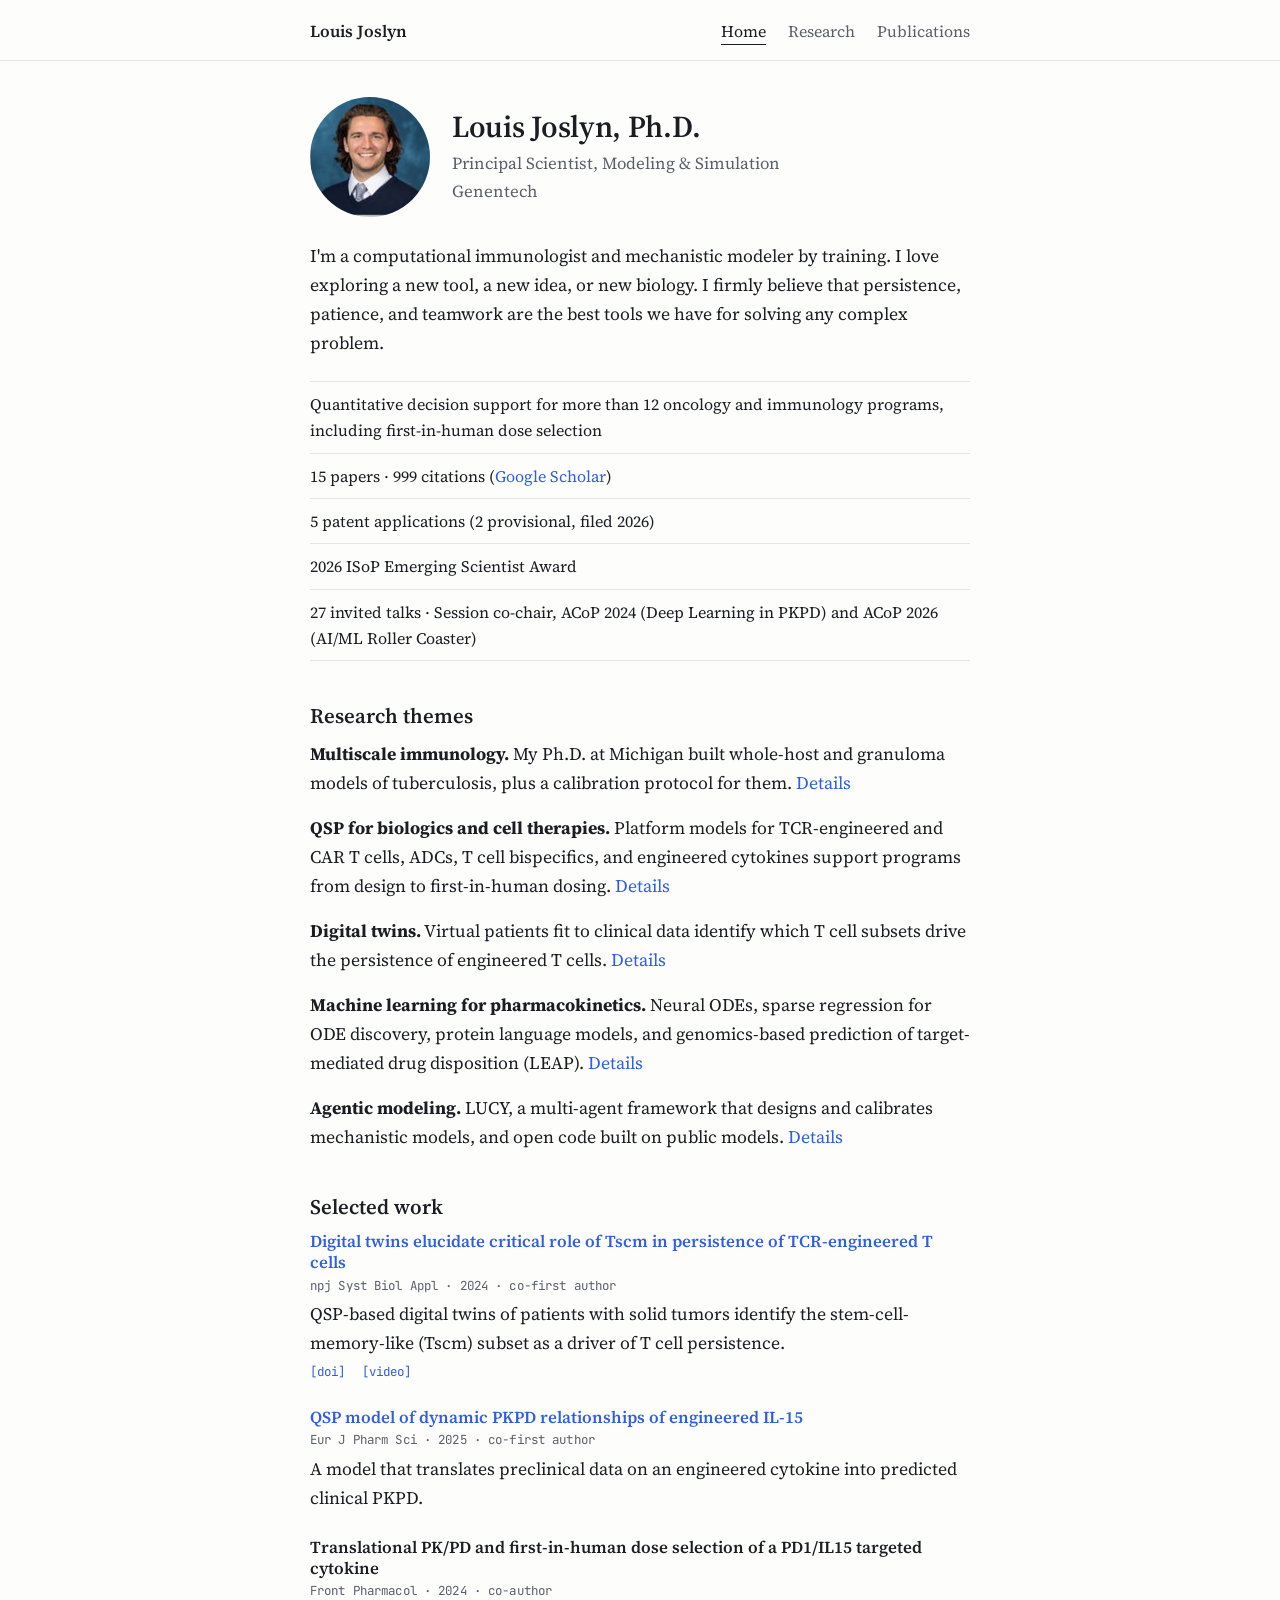
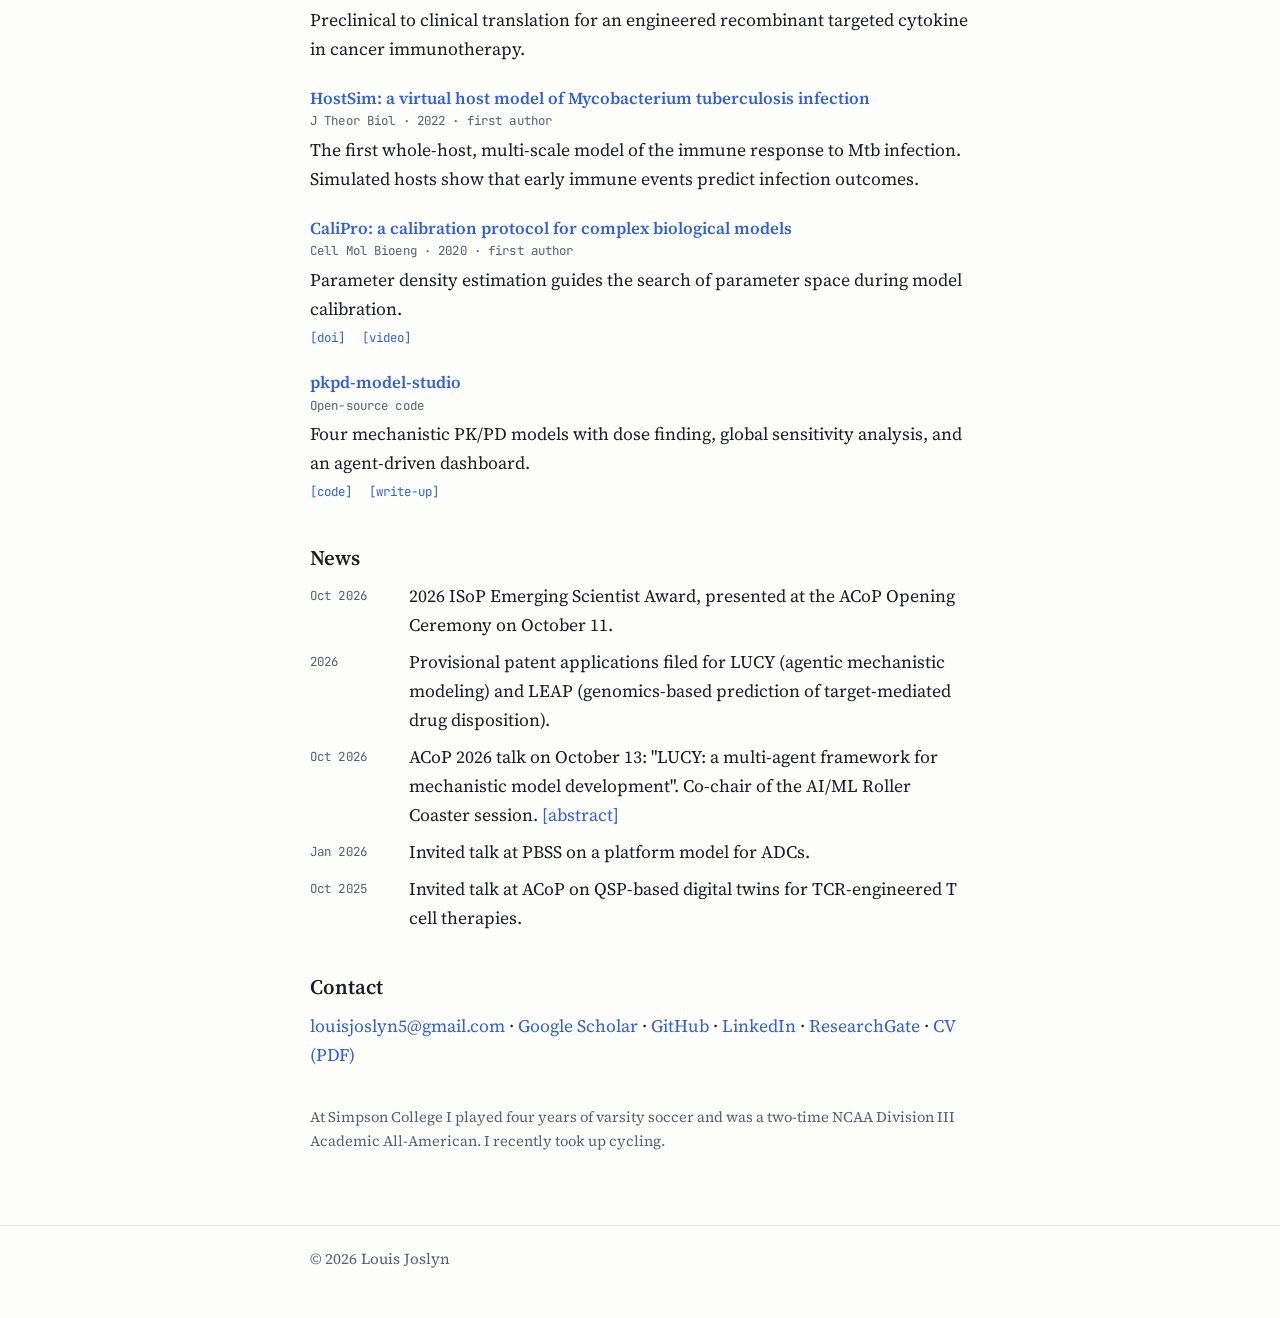
<file: index.html>
<!DOCTYPE html>
<html lang="en">
<head>
<meta charset="UTF-8">
<meta name="viewport" content="width=device-width, initial-scale=1">
<title>Louis Joslyn, Ph.D. | Principal Scientist, Modeling &amp; Simulation</title>
<meta name="description" content="Louis Joslyn is a Principal Scientist in Modeling &amp; Simulation at Genentech. Mechanistic QSP models, digital twins, and agentic AI for drug development.">
<link rel="canonical" href="https://louisjoslyn.com/">
<link rel="icon" href="images/favicon.svg" type="image/svg+xml">
<link rel="icon" href="images/favicon.ico" sizes="any">
<link rel="apple-touch-icon" href="images/apple-touch-icon.png">
<meta property="og:type" content="website">
<meta property="og:title" content="Louis Joslyn, Ph.D. | Principal Scientist, Modeling &amp; Simulation">
<meta property="og:description" content="Mechanistic QSP models, digital twins, and agentic AI for drug development.">
<meta property="og:image" content="https://louisjoslyn.com/images/og-image.png">
<meta property="og:url" content="https://louisjoslyn.com/">
<meta name="twitter:card" content="summary_large_image">
<meta name="twitter:title" content="Louis Joslyn, Ph.D. | Principal Scientist, Modeling &amp; Simulation">
<meta name="twitter:description" content="Mechanistic QSP models, digital twins, and agentic AI for drug development.">
<meta name="twitter:image" content="https://louisjoslyn.com/images/og-image.png">
<link rel="preconnect" href="https://fonts.googleapis.com">
<link rel="preconnect" href="https://fonts.gstatic.com" crossorigin>
<link href="https://fonts.googleapis.com/css2?family=Source+Serif+4:ital,opsz,wght@0,8..60,400;0,8..60,600;0,8..60,700;1,8..60,400&amp;family=JetBrains+Mono:wght@400;500&amp;display=swap" rel="stylesheet">
<link rel="stylesheet" href="css/site.css">
<script type="application/ld+json">
{
  "@context": "https://schema.org",
  "@type": "Person",
  "name": "Louis Joslyn",
  "honorificSuffix": "Ph.D.",
  "url": "https://louisjoslyn.com/",
  "image": "https://louisjoslyn.com/images/louis-headshot.jpg",
  "jobTitle": "Principal Scientist, Modeling & Simulation",
  "worksFor": {"@type": "Organization", "name": "Genentech"},
  "alumniOf": [
    {"@type": "CollegeOrUniversity", "name": "University of Michigan"},
    {"@type": "CollegeOrUniversity", "name": "Simpson College"}
  ],
  "sameAs": [
    "https://scholar.google.com/citations?user=Fk8C2fcAAAAJ",
    "https://github.com/LouisJoslyn",
    "https://www.linkedin.com/in/louis-joslyn",
    "https://www.researchgate.net/profile/Louis-Joslyn"
  ]
}
</script>
</head>
<body>
<a class="skip" href="#main">Skip to content</a>
<header class="site-header">
  <div class="wrap">
    <a class="brand" href="index.html">Louis Joslyn</a>
    <nav class="site-nav" aria-label="Primary">
      <a href="index.html" aria-current="page">Home</a>
      <a href="research.html">Research</a>
      <a href="publications.html">Publications</a>
    </nav>
  </div>
</header>

<main id="main">
<div class="wrap">

  <div class="identity">
    <img src="images/louis-headshot.jpg" alt="Portrait of Louis Joslyn" width="120" height="120">
    <div>
      <h1>Louis Joslyn, Ph.D.</h1>
      <p class="role">Principal Scientist, Modeling &amp; Simulation<br>Genentech</p>
    </div>
  </div>

  <p>I'm a computational immunologist and mechanistic modeler by training. I love exploring a new tool, a new idea, or new biology. I firmly believe that persistence, patience, and teamwork are the best tools we have for solving any complex problem.</p>

  <ul class="facts" aria-label="Summary">
    <li>Quantitative decision support for more than 12 oncology and immunology programs, including first-in-human dose selection</li>
    <li>15 papers · <!--cit-->999<!--/cit--> citations (<a href="https://scholar.google.com/citations?user=Fk8C2fcAAAAJ&amp;hl=en">Google Scholar</a>)</li>
    <li>5 patent applications (2 provisional, filed 2026)</li>
    <li>2026 ISoP Emerging Scientist Award</li>
    <li>27 invited talks · Session co-chair, ACoP 2024 (Deep Learning in PKPD) and ACoP 2026 (AI/ML Roller Coaster)</li>
  </ul>

  <h2 id="themes">Research themes</h2>
  <p><b>Multiscale immunology.</b> My Ph.D. at Michigan built whole-host and granuloma models of tuberculosis, plus a calibration protocol for them. <a href="research.html#immunology">Details</a></p>
  <p><b>QSP for biologics and cell therapies.</b> Platform models for TCR-engineered and CAR T cells, ADCs, T cell bispecifics, and engineered cytokines support programs from design to first-in-human dosing. <a href="research.html#qsp">Details</a></p>
  <p><b>Digital twins.</b> Virtual patients fit to clinical data identify which T cell subsets drive the persistence of engineered T cells. <a href="research.html#twins">Details</a></p>
  <p><b>Machine learning for pharmacokinetics.</b> Neural ODEs, sparse regression for ODE discovery, protein language models, and genomics-based prediction of target-mediated drug disposition (LEAP). <a href="research.html#ml">Details</a></p>
  <p><b>Agentic modeling.</b> LUCY, a multi-agent framework that designs and calibrates mechanistic models, and open code built on public models. <a href="research.html#agentic">Details</a></p>

  <h2>Selected work</h2>
  <div class="entry">
    <h3><a href="https://www.nature.com/articles/s41540-024-00335-7">Digital twins elucidate critical role of Tscm in persistence of TCR-engineered T cells</a></h3>
    <div class="meta">npj Syst Biol Appl · 2024 · co-first author</div>
    <p>QSP-based digital twins of patients with solid tumors identify the stem-cell-memory-like (Tscm) subset as a driver of T cell persistence.</p>
    <div class="links"><a href="https://doi.org/10.1038/s41540-024-00335-7">[doi]</a> <a href="https://www.youtube.com/shorts/UbWUT-AejZY">[video]</a></div>
  </div>
  <div class="entry">
    <h3><a href="https://www.sciencedirect.com/science/article/pii/S092809872500301X">QSP model of dynamic PKPD relationships of engineered IL-15</a></h3>
    <div class="meta">Eur J Pharm Sci · 2025 · co-first author</div>
    <p>A model that translates preclinical data on an engineered cytokine into predicted clinical PKPD.</p>
  </div>
  <div class="entry">
    <h3>Translational PK/PD and first-in-human dose selection of a PD1/IL15 targeted cytokine</h3>
    <div class="meta">Front Pharmacol · 2024 · co-author</div>
    <p>Preclinical to clinical translation for an engineered recombinant targeted cytokine in cancer immunotherapy.</p>
  </div>
  <div class="entry">
    <h3><a href="https://pmc.ncbi.nlm.nih.gov/articles/PMC9169921/">HostSim: a virtual host model of Mycobacterium tuberculosis infection</a></h3>
    <div class="meta">J Theor Biol · 2022 · first author</div>
    <p>The first whole-host, multi-scale model of the immune response to Mtb infection. Simulated hosts show that early immune events predict infection outcomes.</p>
  </div>
  <div class="entry">
    <h3><a href="https://doi.org/10.1007/s12195-020-00650-z">CaliPro: a calibration protocol for complex biological models</a></h3>
    <div class="meta">Cell Mol Bioeng · 2020 · first author</div>
    <p>Parameter density estimation guides the search of parameter space during model calibration.</p>
    <div class="links"><a href="https://doi.org/10.1007/s12195-020-00650-z">[doi]</a> <a href="https://www.youtube.com/watch?v=anOs7Vy8Kew">[video]</a></div>
  </div>
  <div class="entry">
    <h3><a href="https://github.com/LouisJoslyn/pkpd-model-studio">pkpd-model-studio</a></h3>
    <div class="meta">Open-source code</div>
    <p>Four mechanistic PK/PD models with dose finding, global sensitivity analysis, and an agent-driven dashboard.</p>
    <div class="links"><a href="https://github.com/LouisJoslyn/pkpd-model-studio">[code]</a> <a href="research.html#agentic">[write-up]</a></div>
  </div>

  <h2>News</h2>
  <ul class="news">
    <li><span class="meta">Oct 2026</span><span>2026 ISoP Emerging Scientist Award, presented at the ACoP Opening Ceremony on October 11.</span></li>
    <li><span class="meta">2026</span><span>Provisional patent applications filed for LUCY (agentic mechanistic modeling) and LEAP (genomics-based prediction of target-mediated drug disposition).</span></li>
    <li><span class="meta">Oct 2026</span><span>ACoP 2026 talk on October 13: "LUCY: a multi-agent framework for mechanistic model development". Co-chair of the AI/ML Roller Coaster session. <a href="https://acop2026.eventscribe.net/fsPopup.asp?efp=SkhTQlZDVkcyMjQ4NQ&amp;PresentationID=1819393&amp;rnd=0.2076273&amp;mode=sessionInfo">[abstract]</a></span></li>
    <li><span class="meta">Jan 2026</span><span>Invited talk at PBSS on a platform model for ADCs.</span></li>
    <li><span class="meta">Oct 2025</span><span>Invited talk at ACoP on QSP-based digital twins for TCR-engineered T cell therapies.</span></li>
  </ul>

  <h2 id="contact">Contact</h2>
  <p><a href="mailto:louisjoslyn5@gmail.com">louisjoslyn5@gmail.com</a>
    · <a href="https://scholar.google.com/citations?user=Fk8C2fcAAAAJ&amp;hl=en">Google Scholar</a>
    · <a href="https://github.com/LouisJoslyn">GitHub</a>
    · <a href="https://www.linkedin.com/in/louis-joslyn">LinkedIn</a>
    · <a href="https://www.researchgate.net/profile/Louis-Joslyn">ResearchGate</a>
    · <a href="cv/Louis_Joslyn_CV.pdf">CV (PDF)</a></p>
  

  <p class="note" style="margin-top:2.2rem;">At Simpson College I played four years of varsity soccer and was a two-time NCAA Division III Academic All-American. I recently took up cycling.</p>
</div>
</main>

<footer class="site-footer">
  <div class="wrap">
    <p>© 2026 Louis Joslyn</p>

  </div>
</footer>
</body>
</html>
</file>
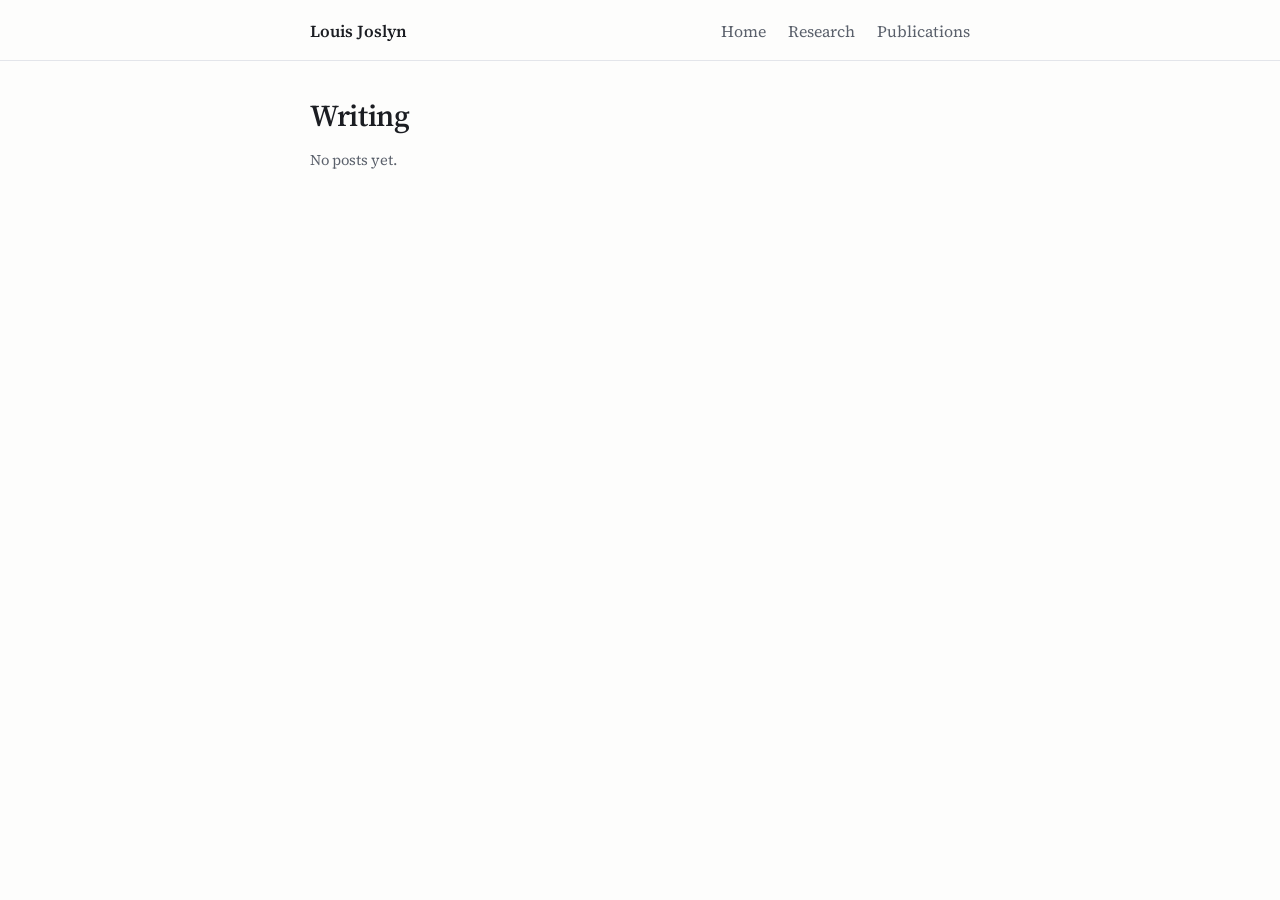
<file: blog.html>
<!DOCTYPE html>
<html lang="en">
<head>
<meta charset="UTF-8">
<meta name="viewport" content="width=device-width, initial-scale=1">
<meta name="robots" content="noindex">
<title>Writing | Louis Joslyn</title>
<link rel="icon" href="images/favicon.svg" type="image/svg+xml">
<link rel="preconnect" href="https://fonts.googleapis.com">
<link rel="preconnect" href="https://fonts.gstatic.com" crossorigin>
<link href="https://fonts.googleapis.com/css2?family=Source+Serif+4:ital,opsz,wght@0,8..60,400;0,8..60,600;0,8..60,700;1,8..60,400&amp;family=JetBrains+Mono:wght@400;500&amp;display=swap" rel="stylesheet">
<link rel="stylesheet" href="css/site.css">
</head>
<body>
<header class="site-header">
  <div class="wrap">
    <a class="brand" href="index.html">Louis Joslyn</a>
    <nav class="site-nav" aria-label="Primary">
      <a href="index.html">Home</a>
      <a href="research.html">Research</a>
      <a href="publications.html">Publications</a>
    </nav>
  </div>
</header>
<main id="main">
<div class="wrap">
  <h1>Writing</h1>
  <!-- Keep this page unlinked and noindex until the first post exists (plan section 7, Phase 4).
       Suggested first post: "What an LLM agent gets wrong when calibrating a QSP model", using pkpd-model-studio and public models only. -->
  <p class="note" style="margin-top:0.8rem;">No posts yet.</p>
</div>
</main>
</body>
</html>
</file>
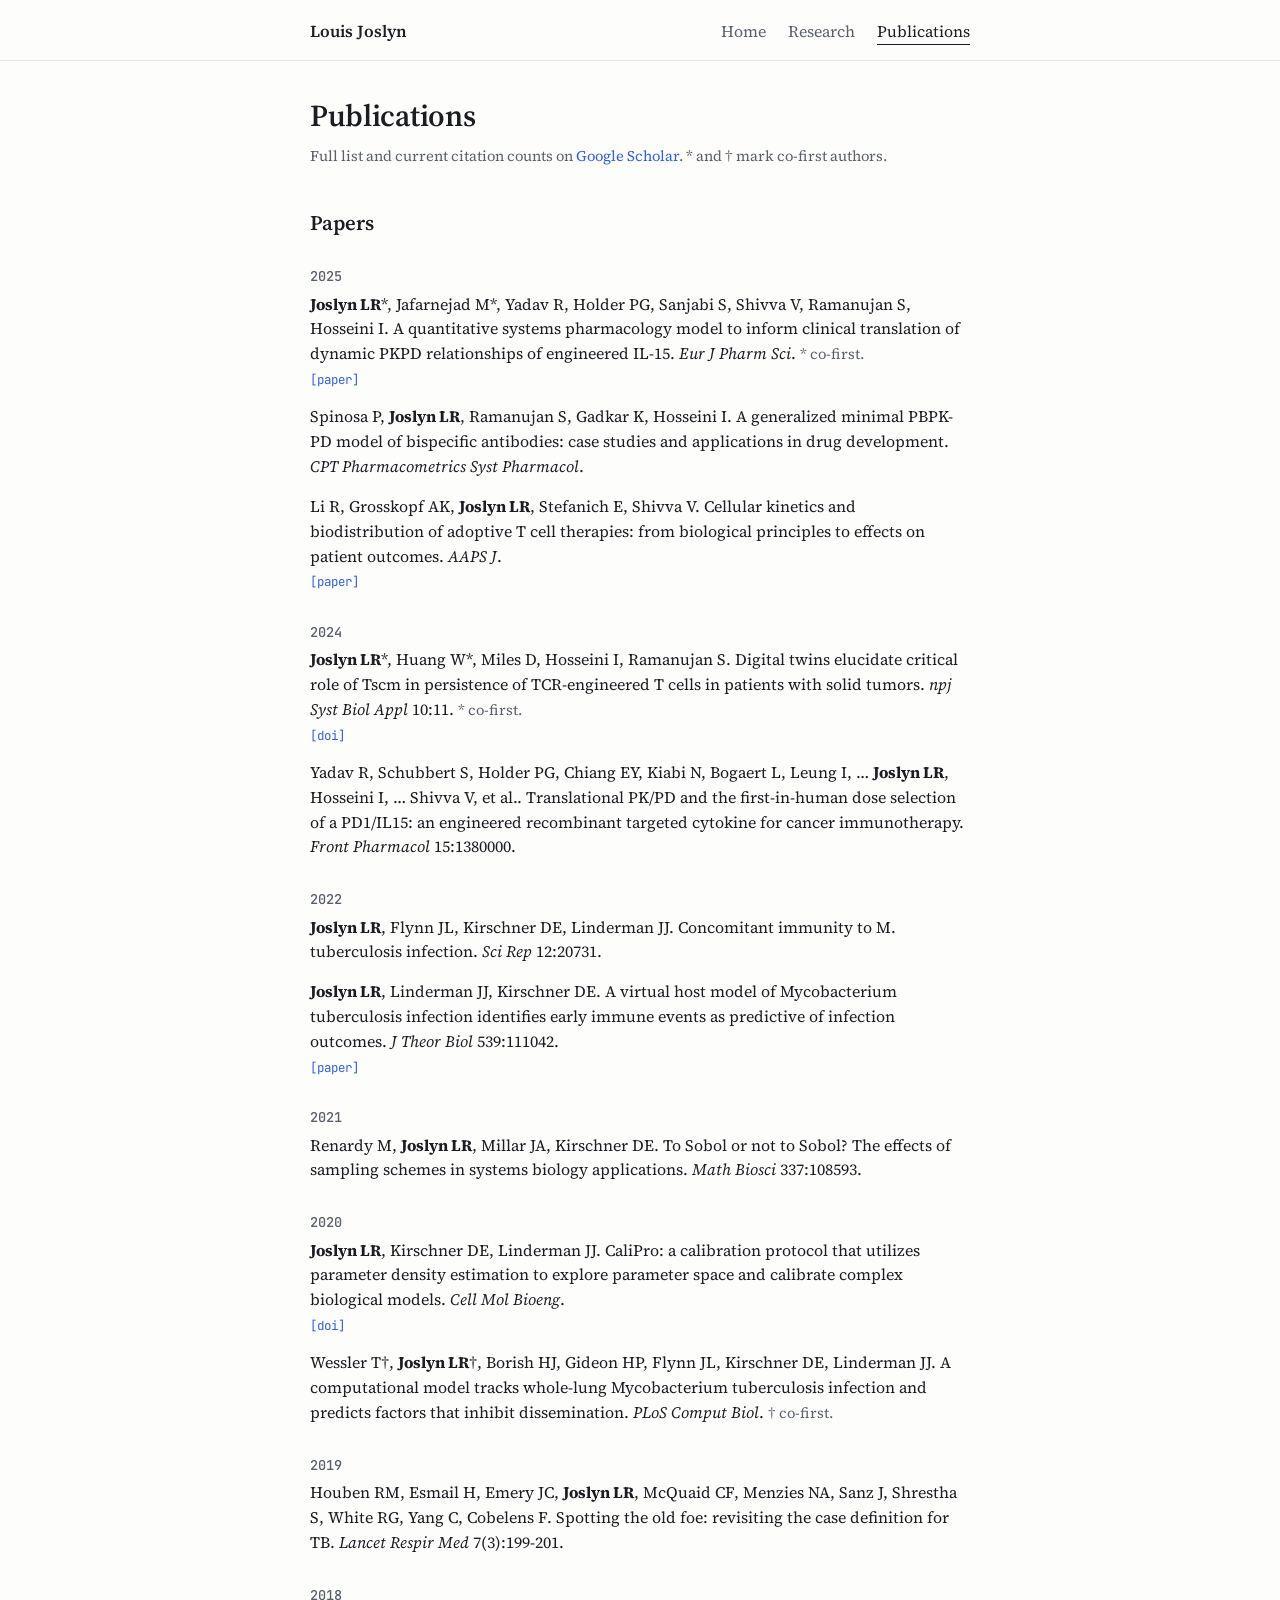
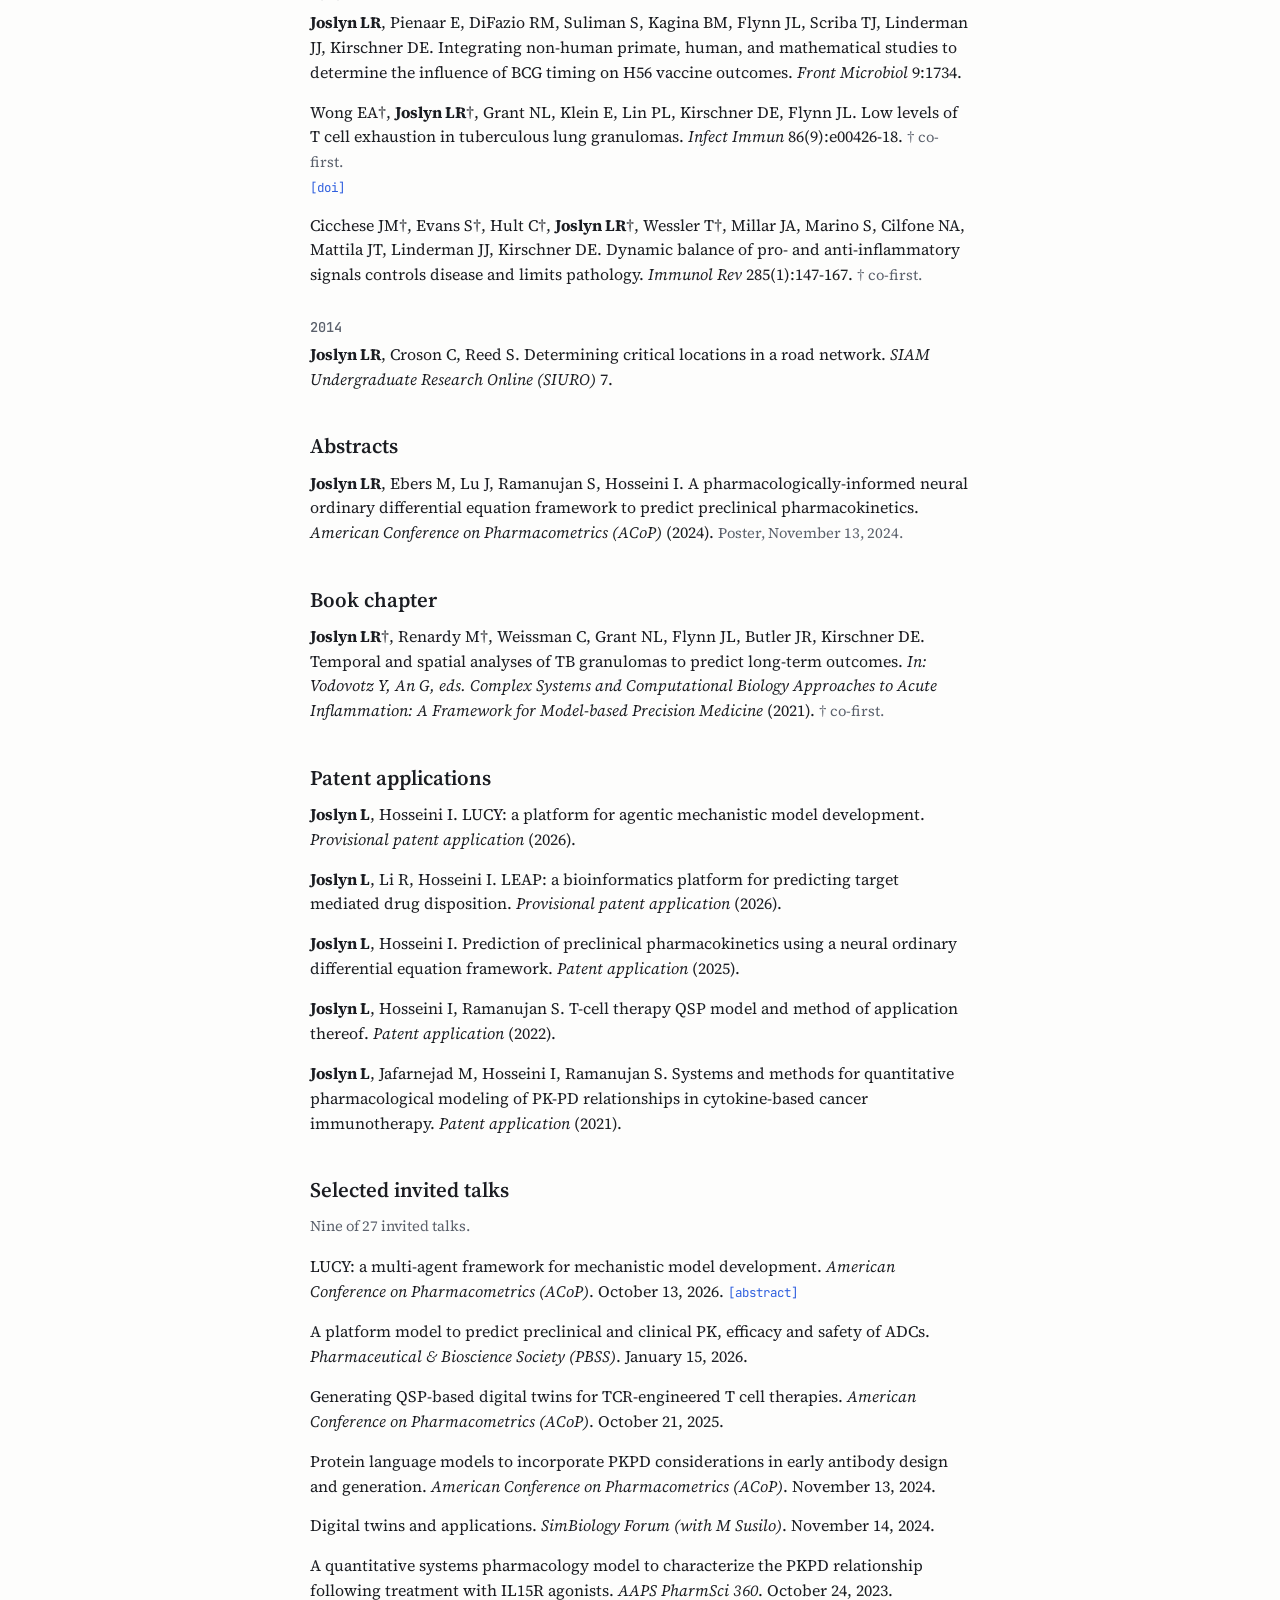
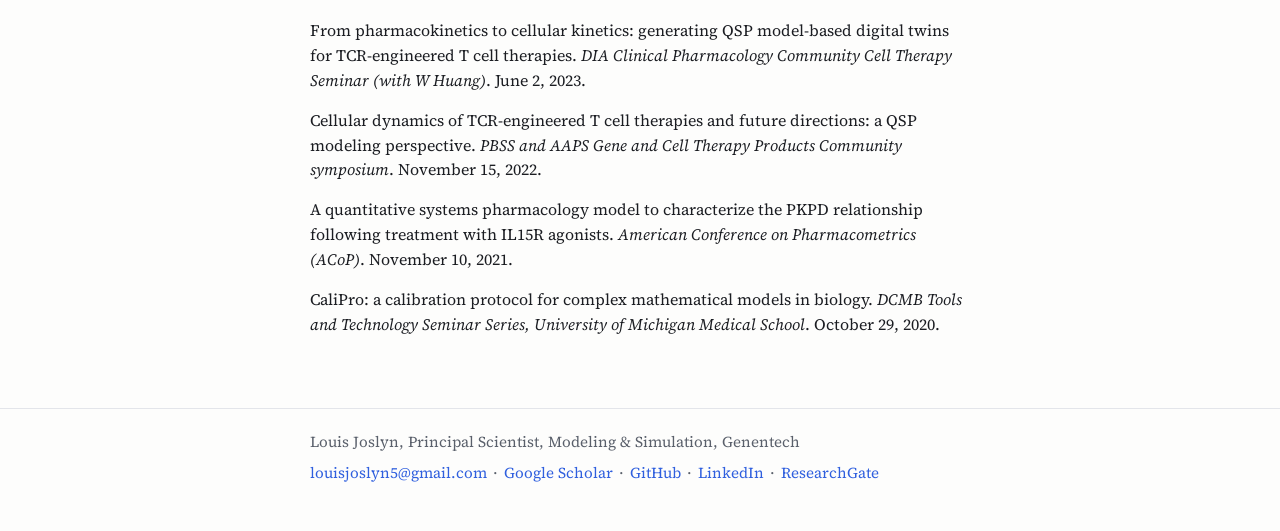
<file: publications.html>
<!DOCTYPE html>
<html lang="en">
<head>
<meta charset="UTF-8">
<meta name="viewport" content="width=device-width, initial-scale=1">
<title>Publications | Louis Joslyn</title>
<meta name="description" content="Papers, patent applications, a book chapter and selected invited talks by Louis Joslyn, Principal Scientist at Genentech.">
<link rel="canonical" href="https://louisjoslyn.com/publications">
<link rel="icon" href="images/favicon.svg" type="image/svg+xml">
<link rel="icon" href="images/favicon.ico" sizes="any">
<link rel="apple-touch-icon" href="images/apple-touch-icon.png">
<meta property="og:type" content="website">
<meta property="og:title" content="Publications | Louis Joslyn">
<meta property="og:description" content="Papers, patent applications, a book chapter and selected invited talks.">
<meta property="og:image" content="https://louisjoslyn.com/images/og-image.png">
<meta property="og:url" content="https://louisjoslyn.com/publications">
<meta name="twitter:card" content="summary_large_image">
<link rel="preconnect" href="https://fonts.googleapis.com">
<link rel="preconnect" href="https://fonts.gstatic.com" crossorigin>
<link href="https://fonts.googleapis.com/css2?family=Source+Serif+4:ital,opsz,wght@0,8..60,400;0,8..60,600;0,8..60,700;1,8..60,400&amp;family=JetBrains+Mono:wght@400;500&amp;display=swap" rel="stylesheet">
<link rel="stylesheet" href="css/site.css">
</head>
<body>
<a class="skip" href="#main">Skip to content</a>
<header class="site-header">
  <div class="wrap">
    <a class="brand" href="index.html">Louis Joslyn</a>
    <nav class="site-nav" aria-label="Primary">
      <a href="index.html">Home</a>
      <a href="research.html">Research</a>
      <a href="publications.html" aria-current="page">Publications</a>
    </nav>
  </div>
</header>

<main id="main">
<div class="wrap">
  <h1>Publications</h1>
  <!-- Generated from data/publications.json by tools/build_publications.py. Edit the JSON, not this file. -->
  <p class="note" style="margin-top:0.6rem;">Full list and current citation counts on <a href="https://scholar.google.com/citations?user=Fk8C2fcAAAAJ&amp;hl=en">Google Scholar</a>. * and † mark co-first authors.</p>

  <h2 id="papers">Papers</h2>
  <h3 class="pub-year">2025</h3>
<ul class="pubs">
<li class="pub"><span class="authors"><b>Joslyn LR</b>*, Jafarnejad M*, Yadav R, Holder PG, Sanjabi S, Shivva V, Ramanujan S, Hosseini I.</span> A quantitative systems pharmacology model to inform clinical translation of dynamic PKPD relationships of engineered IL-15. <em>Eur J Pharm Sci</em>. <span class="note">* co-first.</span><div class="links"><a href="https://www.sciencedirect.com/science/article/pii/S092809872500301X">[paper]</a></div></li>
<li class="pub"><span class="authors">Spinosa P, <b>Joslyn LR</b>, Ramanujan S, Gadkar K, Hosseini I.</span> A generalized minimal PBPK-PD model of bispecific antibodies: case studies and applications in drug development. <em>CPT Pharmacometrics Syst Pharmacol</em>.</li>
<li class="pub"><span class="authors">Li R, Grosskopf AK, <b>Joslyn LR</b>, Stefanich E, Shivva V.</span> Cellular kinetics and biodistribution of adoptive T cell therapies: from biological principles to effects on patient outcomes. <em>AAPS J</em>.<div class="links"><a href="https://link.springer.com/article/10.1208/s12248-025-01017-w">[paper]</a></div></li>
</ul>
<h3 class="pub-year">2024</h3>
<ul class="pubs">
<li class="pub"><span class="authors"><b>Joslyn LR</b>*, Huang W*, Miles D, Hosseini I, Ramanujan S.</span> Digital twins elucidate critical role of Tscm in persistence of TCR-engineered T cells in patients with solid tumors. <em>npj Syst Biol Appl</em> 10:11. <span class="note">* co-first.</span><div class="links"><a href="https://doi.org/10.1038/s41540-024-00335-7">[doi]</a></div></li>
<li class="pub"><span class="authors">Yadav R, Schubbert S, Holder PG, Chiang EY, Kiabi N, Bogaert L, Leung I, … <b>Joslyn LR</b>, Hosseini I, … Shivva V, et al..</span> Translational PK/PD and the first-in-human dose selection of a PD1/IL15: an engineered recombinant targeted cytokine for cancer immunotherapy. <em>Front Pharmacol</em> 15:1380000.</li>
</ul>
<h3 class="pub-year">2022</h3>
<ul class="pubs">
<li class="pub"><span class="authors"><b>Joslyn LR</b>, Flynn JL, Kirschner DE, Linderman JJ.</span> Concomitant immunity to M. tuberculosis infection. <em>Sci Rep</em> 12:20731.</li>
<li class="pub"><span class="authors"><b>Joslyn LR</b>, Linderman JJ, Kirschner DE.</span> A virtual host model of Mycobacterium tuberculosis infection identifies early immune events as predictive of infection outcomes. <em>J Theor Biol</em> 539:111042.<div class="links"><a href="https://pmc.ncbi.nlm.nih.gov/articles/PMC9169921/">[paper]</a></div></li>
</ul>
<h3 class="pub-year">2021</h3>
<ul class="pubs">
<li class="pub"><span class="authors">Renardy M, <b>Joslyn LR</b>, Millar JA, Kirschner DE.</span> To Sobol or not to Sobol? The effects of sampling schemes in systems biology applications. <em>Math Biosci</em> 337:108593.</li>
</ul>
<h3 class="pub-year">2020</h3>
<ul class="pubs">
<li class="pub"><span class="authors"><b>Joslyn LR</b>, Kirschner DE, Linderman JJ.</span> CaliPro: a calibration protocol that utilizes parameter density estimation to explore parameter space and calibrate complex biological models. <em>Cell Mol Bioeng</em>.<div class="links"><a href="https://doi.org/10.1007/s12195-020-00650-z">[doi]</a></div></li>
<li class="pub"><span class="authors">Wessler T†, <b>Joslyn LR</b>†, Borish HJ, Gideon HP, Flynn JL, Kirschner DE, Linderman JJ.</span> A computational model tracks whole-lung Mycobacterium tuberculosis infection and predicts factors that inhibit dissemination. <em>PLoS Comput Biol</em>. <span class="note">† co-first.</span></li>
</ul>
<h3 class="pub-year">2019</h3>
<ul class="pubs">
<li class="pub"><span class="authors">Houben RM, Esmail H, Emery JC, <b>Joslyn LR</b>, McQuaid CF, Menzies NA, Sanz J, Shrestha S, White RG, Yang C, Cobelens F.</span> Spotting the old foe: revisiting the case definition for TB. <em>Lancet Respir Med</em> 7(3):199-201.</li>
</ul>
<h3 class="pub-year">2018</h3>
<ul class="pubs">
<li class="pub"><span class="authors"><b>Joslyn LR</b>, Pienaar E, DiFazio RM, Suliman S, Kagina BM, Flynn JL, Scriba TJ, Linderman JJ, Kirschner DE.</span> Integrating non-human primate, human, and mathematical studies to determine the influence of BCG timing on H56 vaccine outcomes. <em>Front Microbiol</em> 9:1734.</li>
<li class="pub"><span class="authors">Wong EA†, <b>Joslyn LR</b>†, Grant NL, Klein E, Lin PL, Kirschner DE, Flynn JL.</span> Low levels of T cell exhaustion in tuberculous lung granulomas. <em>Infect Immun</em> 86(9):e00426-18. <span class="note">† co-first.</span><div class="links"><a href="https://doi.org/10.1128/IAI.00426-18">[doi]</a></div></li>
<li class="pub"><span class="authors">Cicchese JM†, Evans S†, Hult C†, <b>Joslyn LR</b>†, Wessler T†, Millar JA, Marino S, Cilfone NA, Mattila JT, Linderman JJ, Kirschner DE.</span> Dynamic balance of pro- and anti-inflammatory signals controls disease and limits pathology. <em>Immunol Rev</em> 285(1):147-167. <span class="note">† co-first.</span></li>
</ul>
<h3 class="pub-year">2014</h3>
<ul class="pubs">
<li class="pub"><span class="authors"><b>Joslyn LR</b>, Croson C, Reed S.</span> Determining critical locations in a road network. <em>SIAM Undergraduate Research Online (SIURO)</em> 7.</li>
</ul>

  <h2 id="abstracts">Abstracts</h2>
  <ul class="pubs">
<li class="pub"><span class="authors"><b>Joslyn LR</b>, Ebers M, Lu J, Ramanujan S, Hosseini I.</span> A pharmacologically-informed neural ordinary differential equation framework to predict preclinical pharmacokinetics. <em>American Conference on Pharmacometrics (ACoP)</em> (2024). <span class="note">Poster, November 13, 2024.</span></li>
</ul>

  <h2 id="chapter">Book chapter</h2>
  <ul class="pubs">
<li class="pub"><span class="authors"><b>Joslyn LR</b>†, Renardy M†, Weissman C, Grant NL, Flynn JL, Butler JR, Kirschner DE.</span> Temporal and spatial analyses of TB granulomas to predict long-term outcomes. <em>In: Vodovotz Y, An G, eds. Complex Systems and Computational Biology Approaches to Acute Inflammation: A Framework for Model-based Precision Medicine</em> (2021). <span class="note">† co-first.</span></li>
</ul>

  <h2 id="patents">Patent applications</h2>
  <ul class="pubs">
<li class="pub"><span class="authors"><b>Joslyn L</b>, Hosseini I.</span> LUCY: a platform for agentic mechanistic model development. <em>Provisional patent application</em> (2026).</li>
<li class="pub"><span class="authors"><b>Joslyn L</b>, Li R, Hosseini I.</span> LEAP: a bioinformatics platform for predicting target mediated drug disposition. <em>Provisional patent application</em> (2026).</li>
<li class="pub"><span class="authors"><b>Joslyn L</b>, Hosseini I.</span> Prediction of preclinical pharmacokinetics using a neural ordinary differential equation framework. <em>Patent application</em> (2025).</li>
<li class="pub"><span class="authors"><b>Joslyn L</b>, Hosseini I, Ramanujan S.</span> T-cell therapy QSP model and method of application thereof. <em>Patent application</em> (2022).</li>
<li class="pub"><span class="authors"><b>Joslyn L</b>, Jafarnejad M, Hosseini I, Ramanujan S.</span> Systems and methods for quantitative pharmacological modeling of PK-PD relationships in cytokine-based cancer immunotherapy. <em>Patent application</em> (2021).</li>
</ul>

  <h2 id="talks">Selected invited talks</h2>
  <p class="note">Nine of 27 invited talks.</p>
  <ul class="pubs">
<li class="pub">LUCY: a multi-agent framework for mechanistic model development. <em>American Conference on Pharmacometrics (ACoP)</em>. October 13, 2026. <span class="links"><a href="https://acop2026.eventscribe.net/fsPopup.asp?efp=SkhTQlZDVkcyMjQ4NQ&amp;PresentationID=1819393&amp;rnd=0.2076273&amp;mode=sessionInfo">[abstract]</a></span></li>
<li class="pub">A platform model to predict preclinical and clinical PK, efficacy and safety of ADCs. <em>Pharmaceutical &amp; Bioscience Society (PBSS)</em>. January 15, 2026.</li>
<li class="pub">Generating QSP-based digital twins for TCR-engineered T cell therapies. <em>American Conference on Pharmacometrics (ACoP)</em>. October 21, 2025.</li>
<li class="pub">Protein language models to incorporate PKPD considerations in early antibody design and generation. <em>American Conference on Pharmacometrics (ACoP)</em>. November 13, 2024.</li>
<li class="pub">Digital twins and applications. <em>SimBiology Forum (with M Susilo)</em>. November 14, 2024.</li>
<li class="pub">A quantitative systems pharmacology model to characterize the PKPD relationship following treatment with IL15R agonists. <em>AAPS PharmSci 360</em>. October 24, 2023.</li>
<li class="pub">From pharmacokinetics to cellular kinetics: generating QSP model-based digital twins for TCR-engineered T cell therapies. <em>DIA Clinical Pharmacology Community Cell Therapy Seminar (with W Huang)</em>. June 2, 2023.</li>
<li class="pub">Cellular dynamics of TCR-engineered T cell therapies and future directions: a QSP modeling perspective. <em>PBSS and AAPS Gene and Cell Therapy Products Community symposium</em>. November 15, 2022.</li>
<li class="pub">A quantitative systems pharmacology model to characterize the PKPD relationship following treatment with IL15R agonists. <em>American Conference on Pharmacometrics (ACoP)</em>. November 10, 2021.</li>
<li class="pub">CaliPro: a calibration protocol for complex mathematical models in biology. <em>DCMB Tools and Technology Seminar Series, University of Michigan Medical School</em>. October 29, 2020.</li>
</ul>
</div>
</main>

<footer class="site-footer">
  <div class="wrap">
    <p>Louis Joslyn, Principal Scientist, Modeling &amp; Simulation, Genentech</p>
    <p><a href="mailto:louisjoslyn5@gmail.com">louisjoslyn5@gmail.com</a><span class="sep">·</span><a href="https://scholar.google.com/citations?user=Fk8C2fcAAAAJ&amp;hl=en">Google Scholar</a><span class="sep">·</span><a href="https://github.com/LouisJoslyn">GitHub</a><span class="sep">·</span><a href="https://www.linkedin.com/in/louis-joslyn">LinkedIn</a><span class="sep">·</span><a href="https://www.researchgate.net/profile/Louis-Joslyn">ResearchGate</a></p>
  </div>
</footer>
</body>
</html>
</file>
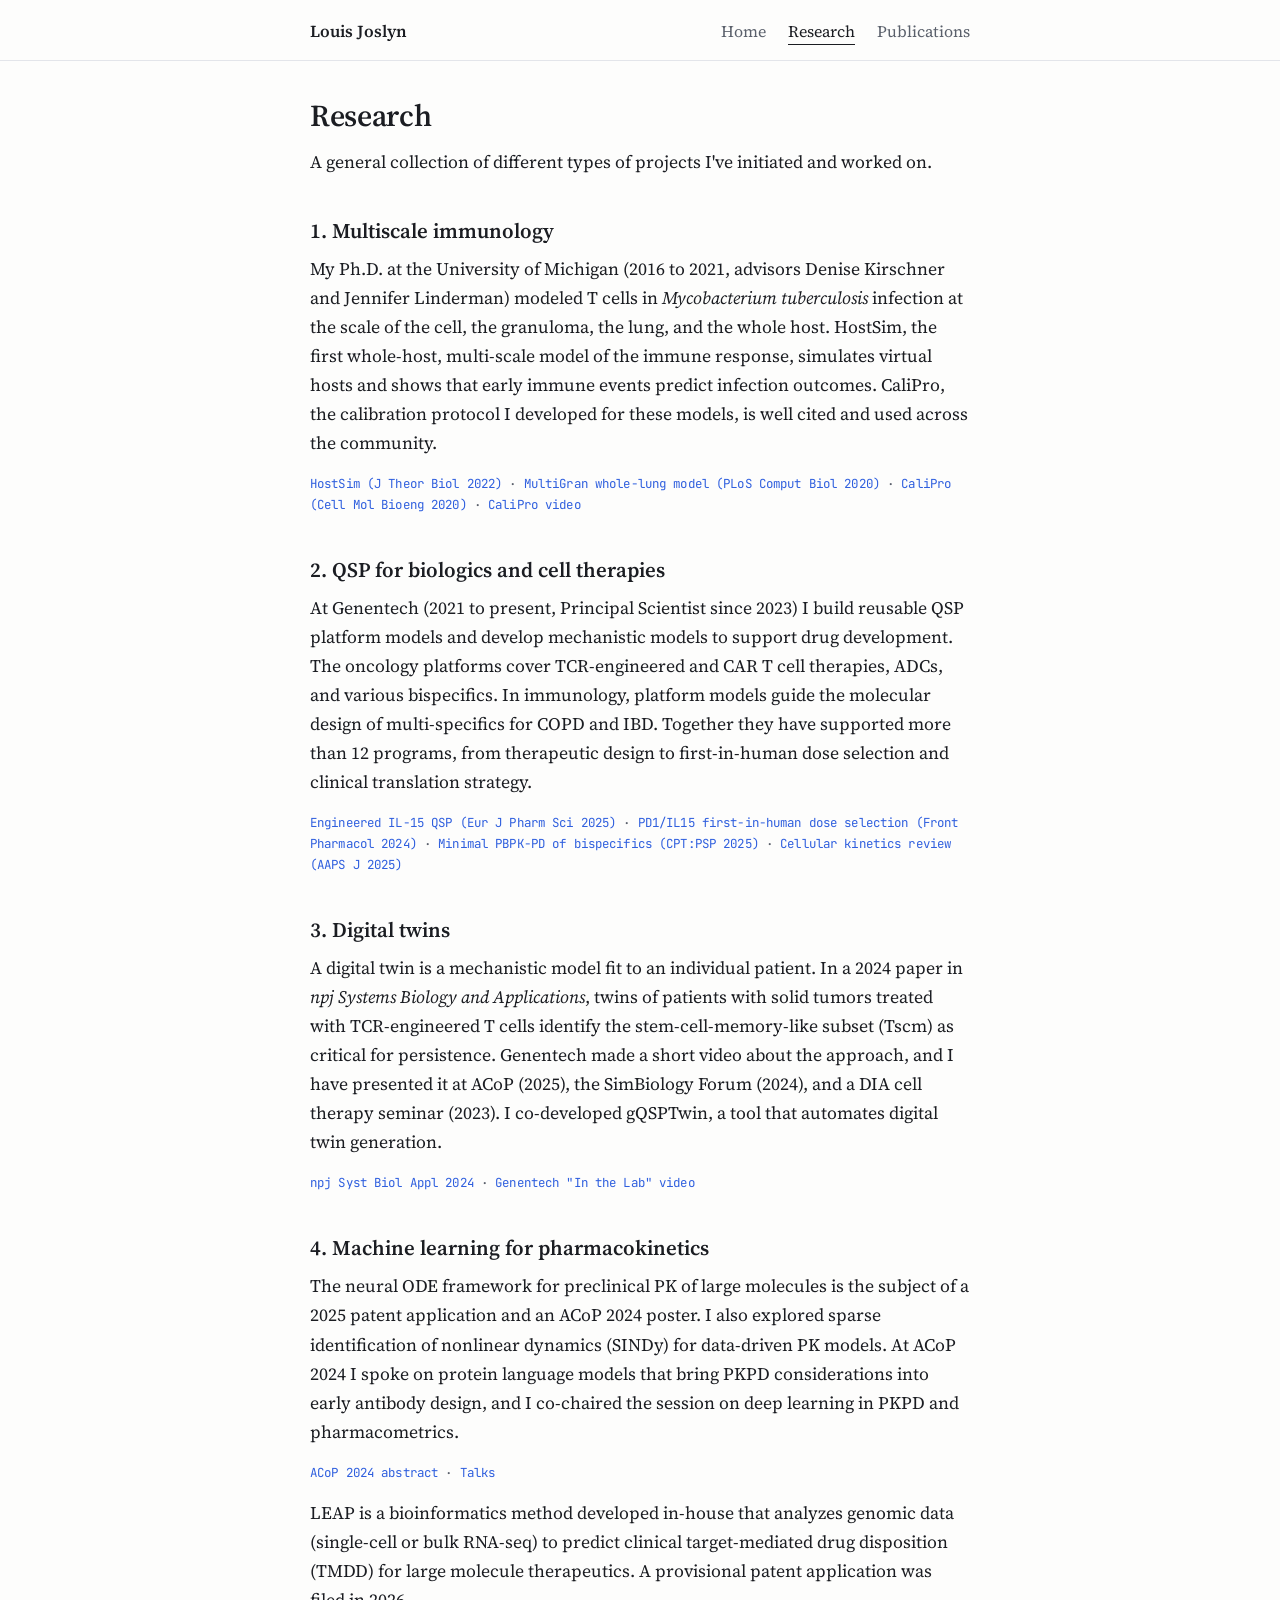
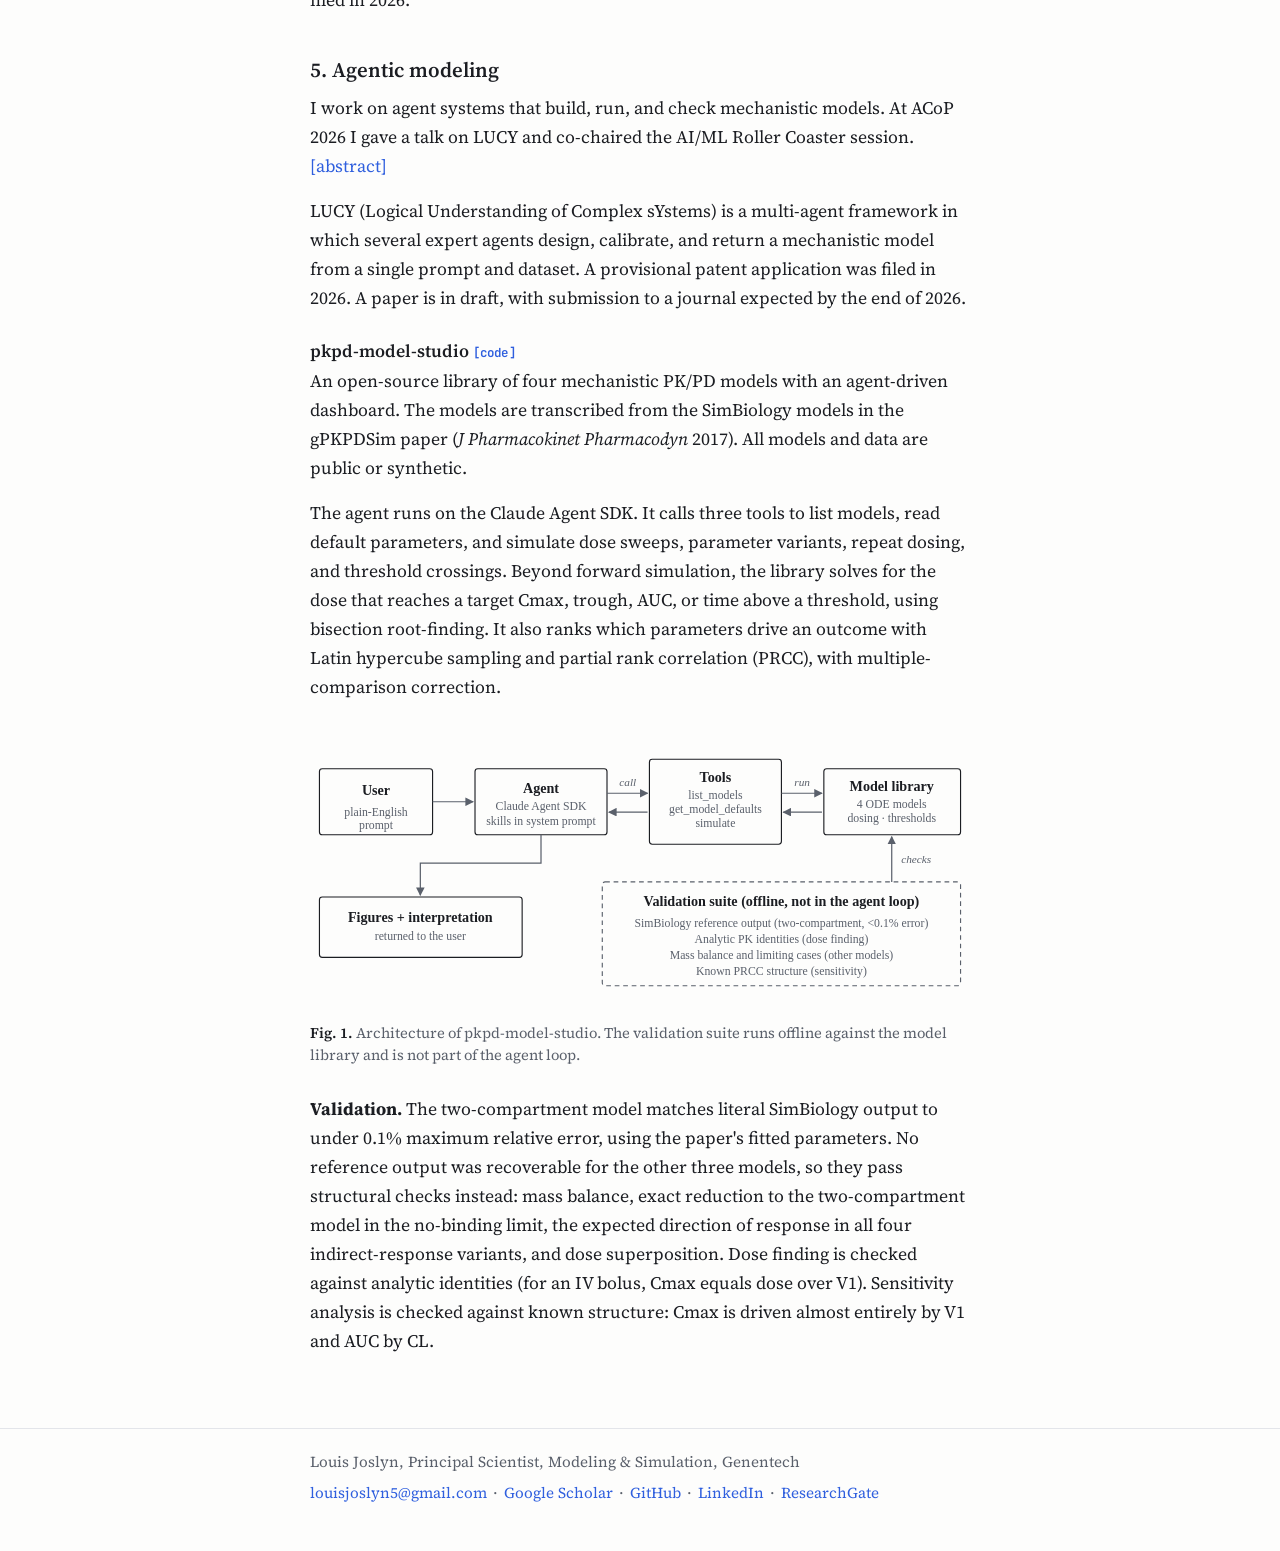
<file: research.html>
<!DOCTYPE html>
<html lang="en">
<head>
<meta charset="UTF-8">
<meta name="viewport" content="width=device-width, initial-scale=1">
<title>Research | Louis Joslyn</title>
<meta name="description" content="Research by Louis Joslyn: multiscale immunology, QSP for biologics and cell therapies, digital twins, machine learning for pharmacokinetics, and agentic modeling.">
<link rel="canonical" href="https://louisjoslyn.com/research">
<link rel="icon" href="images/favicon.svg" type="image/svg+xml">
<link rel="icon" href="images/favicon.ico" sizes="any">
<link rel="apple-touch-icon" href="images/apple-touch-icon.png">
<meta property="og:type" content="website">
<meta property="og:title" content="Research | Louis Joslyn">
<meta property="og:description" content="Multiscale immunology, QSP, digital twins, machine learning for PK, and agentic modeling.">
<meta property="og:image" content="https://louisjoslyn.com/images/og-image.png">
<meta property="og:url" content="https://louisjoslyn.com/research">
<meta name="twitter:card" content="summary_large_image">
<link rel="preconnect" href="https://fonts.googleapis.com">
<link rel="preconnect" href="https://fonts.gstatic.com" crossorigin>
<link href="https://fonts.googleapis.com/css2?family=Source+Serif+4:ital,opsz,wght@0,8..60,400;0,8..60,600;0,8..60,700;1,8..60,400&amp;family=JetBrains+Mono:wght@400;500&amp;display=swap" rel="stylesheet">
<link rel="stylesheet" href="css/site.css">
</head>
<body>
<a class="skip" href="#main">Skip to content</a>
<header class="site-header">
  <div class="wrap">
    <a class="brand" href="index.html">Louis Joslyn</a>
    <nav class="site-nav" aria-label="Primary">
      <a href="index.html">Home</a>
      <a href="research.html" aria-current="page">Research</a>
      <a href="publications.html">Publications</a>
    </nav>
  </div>
</header>

<main id="main">
<div class="wrap">
  <h1>Research</h1>
  <p style="margin-top:0.8rem;">A general collection of different types of projects I've initiated and worked on.</p>

  <h2 id="immunology">1. Multiscale immunology</h2>
  <p>My Ph.D. at the University of Michigan (2016 to 2021, advisors Denise Kirschner and Jennifer Linderman) modeled T cells in <i>Mycobacterium tuberculosis</i> infection at the scale of the cell, the granuloma, the lung, and the whole host. HostSim, the first whole-host, multi-scale model of the immune response, simulates virtual hosts and shows that early immune events predict infection outcomes. CaliPro, the calibration protocol I developed for these models, is well cited and used across the community.</p>
  <p class="links meta">
    <a href="https://pmc.ncbi.nlm.nih.gov/articles/PMC9169921/">HostSim (J Theor Biol 2022)</a> ·
    <a href="https://journals.plos.org/ploscompbiol/article?id=10.1371/journal.pcbi.1007280">MultiGran whole-lung model (PLoS Comput Biol 2020)</a> ·
    <a href="https://doi.org/10.1007/s12195-020-00650-z">CaliPro (Cell Mol Bioeng 2020)</a> ·
    <a href="https://www.youtube.com/watch?v=anOs7Vy8Kew">CaliPro video</a>
  </p>
  <!-- FIGURE SLOT (needs Louis's OK to download; CC-BY with citation):
       Whole-lung TB model figure from Wessler & Joslyn et al., PLoS Comput Biol 2020, or HostSim figure from J Theor Biol 2022 (PMC open version).
       <figure><img src="images/fig-hostsim.png" alt="TODO alt text" width="700" height="TODO">
       <figcaption><b>Fig. 2.</b> TODO caption. From Joslyn et al., J Theor Biol 2022.</figcaption></figure> -->

  <h2 id="qsp">2. QSP for biologics and cell therapies</h2>
  <p>At Genentech (2021 to present, Principal Scientist since 2023) I build reusable QSP platform models and develop mechanistic models to support drug development. The oncology platforms cover TCR-engineered and CAR T cell therapies, ADCs, and various bispecifics. In immunology, platform models guide the molecular design of multi-specifics for COPD and IBD. Together they have supported more than 12 programs, from therapeutic design to first-in-human dose selection and clinical translation strategy.</p>
  <p class="links meta">
    <a href="https://www.sciencedirect.com/science/article/pii/S092809872500301X">Engineered IL-15 QSP (Eur J Pharm Sci 2025)</a> ·
    <a href="publications.html#papers">PD1/IL15 first-in-human dose selection (Front Pharmacol 2024)</a> ·
    <a href="publications.html#papers">Minimal PBPK-PD of bispecifics (CPT:PSP 2025)</a> ·
    <a href="https://link.springer.com/article/10.1208/s12248-025-01017-w">Cellular kinetics review (AAPS J 2025)</a>
  </p>
  <!-- FIGURE SLOT: IL-15 QSP figure, Eur J Pharm Sci 2025. Check the license first; if it is not CC-BY, use a schematic Louis redraws. -->

  <h2 id="twins">3. Digital twins</h2>
  <p>A digital twin is a mechanistic model fit to an individual patient. In a 2024 paper in <i>npj Systems Biology and Applications</i>, twins of patients with solid tumors treated with TCR-engineered T cells identify the stem-cell-memory-like subset (Tscm) as critical for persistence. Genentech made a short video about the approach, and I have presented it at ACoP (2025), the SimBiology Forum (2024), and a DIA cell therapy seminar (2023). I co-developed gQSPTwin, a tool that automates digital twin generation.</p>
  <p class="links meta">
    <a href="https://doi.org/10.1038/s41540-024-00335-7">npj Syst Biol Appl 2024</a> ·
    <a href="https://www.youtube.com/shorts/UbWUT-AejZY">Genentech "In the Lab" video</a>
  </p>
  <!-- FIGURE SLOT: digital-twin fits from Joslyn & Huang et al., npj Syst Biol Appl 2024 (open access, CC-BY).
       Caption format: "Fig. 3. Digital-twin fits for ... From Joslyn & Huang et al., npj Syst Biol Appl 2024, CC-BY." -->

  <h2 id="ml">4. Machine learning for pharmacokinetics</h2>
  <p>The neural ODE framework for preclinical PK of large molecules is the subject of a 2025 patent application and an ACoP 2024 poster. I also explored sparse identification of nonlinear dynamics (SINDy) for data-driven PK models. At ACoP 2024 I spoke on protein language models that bring PKPD considerations into early antibody design, and I co-chaired the session on deep learning in PKPD and pharmacometrics.</p>
  <p class="links meta"><a href="publications.html#abstracts">ACoP 2024 abstract</a> · <a href="publications.html#talks">Talks</a></p>
  <p>LEAP is a bioinformatics method developed in-house that analyzes genomic data (single-cell or bulk RNA-seq) to predict clinical target-mediated drug disposition (TMDD) for large molecule therapeutics. A provisional patent application was filed in 2026.</p>

  <h2 id="agentic">5. Agentic modeling</h2>
  <p>I work on agent systems that build, run, and check mechanistic models. At ACoP 2026 I gave a talk on LUCY and co-chaired the AI/ML Roller Coaster session. <a href="https://acop2026.eventscribe.net/fsPopup.asp?efp=SkhTQlZDVkcyMjQ4NQ&amp;PresentationID=1819393&amp;rnd=0.2076273&amp;mode=sessionInfo">[abstract]</a></p>
  
  <p>LUCY (Logical Understanding of Complex sYstems) is a multi-agent framework in which several expert agents design, calibrate, and return a mechanistic model from a single prompt and dataset. A provisional patent application was filed in 2026. A paper is in draft, with submission to a journal expected by the end of 2026.</p>

  <h3>pkpd-model-studio <span class="links meta"><a href="https://github.com/LouisJoslyn/pkpd-model-studio">[code]</a></span></h3>
  <p>An open-source library of four mechanistic PK/PD models with an agent-driven dashboard. The models are transcribed from the SimBiology models in the gPKPDSim paper (<i>J Pharmacokinet Pharmacodyn</i> 2017). All models and data are public or synthetic.</p>
  <p>The agent runs on the Claude Agent SDK. It calls three tools to list models, read default parameters, and simulate dose sweeps, parameter variants, repeat dosing, and threshold crossings. Beyond forward simulation, the library solves for the dose that reaches a target Cmax, trough, AUC, or time above a threshold, using bisection root-finding. It also ranks which parameters drive an outcome with Latin hypercube sampling and partial rank correlation (PRCC), with multiple-comparison correction.</p>

  <figure>
    <img src="images/pkpd-architecture.svg" alt="Diagram: a user prompt goes to an agent, which calls three tools that run the model library. Figures and an interpretation return to the user. An offline validation suite checks the model library." width="700" height="300">
    <figcaption><b>Fig. 1.</b> Architecture of pkpd-model-studio. The validation suite runs offline against the model library and is not part of the agent loop.</figcaption>
  </figure>

  <p><b>Validation.</b> The two-compartment model matches literal SimBiology output to under 0.1% maximum relative error, using the paper's fitted parameters. No reference output was recoverable for the other three models, so they pass structural checks instead: mass balance, exact reduction to the two-compartment model in the no-binding limit, the expected direction of response in all four indirect-response variants, and dose superposition. Dose finding is checked against analytic identities (for an IV bolus, Cmax equals dose over V1). Sensitivity analysis is checked against known structure: Cmax is driven almost entirely by V1 and AUC by CL.</p>

</div>
</main>

<footer class="site-footer">
  <div class="wrap">
    <p>Louis Joslyn, Principal Scientist, Modeling &amp; Simulation, Genentech</p>
    <p><a href="mailto:louisjoslyn5@gmail.com">louisjoslyn5@gmail.com</a><span class="sep">·</span><a href="https://scholar.google.com/citations?user=Fk8C2fcAAAAJ&amp;hl=en">Google Scholar</a><span class="sep">·</span><a href="https://github.com/LouisJoslyn">GitHub</a><span class="sep">·</span><a href="https://www.linkedin.com/in/louis-joslyn">LinkedIn</a><span class="sep">·</span><a href="https://www.researchgate.net/profile/Louis-Joslyn">ResearchGate</a></p>
  </div>
</footer>
</body>
</html>
</file>
<file: css/site.css>
/* louisjoslyn.com: text-forward layout. One column, one accent color (links only). */

:root {
  --ink: #1b1d22;
  --ink-muted: #5a606b;
  --rule: #e3e5ea;
  --bg: #fdfdfc;
  --accent: #2f5fde;
  --font-serif: "Source Serif 4", Georgia, "Times New Roman", serif;
  --font-mono: "JetBrains Mono", "SFMono-Regular", Consolas, Menlo, monospace;
  --measure: 700px;
}

*, *::before, *::after { box-sizing: border-box; }

html { -webkit-text-size-adjust: 100%; }

body {
  margin: 0;
  background: var(--bg);
  color: var(--ink);
  font-family: var(--font-serif);
  font-size: 1.1rem;
  line-height: 1.65;
  -webkit-font-smoothing: antialiased;
}

.wrap {
  max-width: var(--measure);
  margin: 0 auto;
  padding: 0 20px;
}

a { color: var(--accent); text-decoration: none; }
a:hover, a:focus-visible { text-decoration: underline; text-underline-offset: 3px; }
:focus-visible { outline: 2px solid var(--accent); outline-offset: 2px; }

.skip {
  position: absolute; left: -999px; top: 0;
  background: var(--bg); padding: 8px 12px;
}
.skip:focus { left: 8px; top: 8px; z-index: 10; }

/* Header */
.site-header { border-bottom: 1px solid var(--rule); }
.site-header .wrap {
  display: flex; justify-content: space-between; align-items: baseline;
  flex-wrap: wrap; gap: 6px 24px; padding-top: 18px; padding-bottom: 14px;
}
.brand { color: var(--ink); font-weight: 600; font-size: 1.05rem; }
.brand:hover { text-decoration: none; }
.site-nav { display: flex; gap: 22px; font-size: 1rem; }
.site-nav a { color: var(--ink-muted); }
.site-nav a[aria-current="page"] { color: var(--ink); border-bottom: 1px solid var(--ink); }

/* Headings */
h1, h2, h3 { font-weight: 600; line-height: 1.25; margin: 0; }
h1 { font-size: 1.9rem; letter-spacing: -0.01em; }
h2 { font-size: 1.3rem; margin: 2.6rem 0 0.7rem; }
h3 { font-size: 1.1rem; margin: 1.7rem 0 0.3rem; }
p { margin: 0 0 1rem; }
main { padding: 36px 0 56px; }

.meta {
  font-family: var(--font-mono);
  font-size: 0.78rem;
  color: var(--ink-muted);
  letter-spacing: 0.01em;
}

/* Identity block */
.identity { display: flex; gap: 22px; align-items: center; margin-bottom: 1.6rem; }
.identity img {
  width: 120px; height: 120px; border-radius: 50%;
  object-fit: cover; flex: none;
}
.identity .role { margin: 4px 0 0; color: var(--ink-muted); font-size: 1.05rem; }

/* Proof points */
.facts { margin: 1.4rem 0 0; padding: 0; list-style: none; border-top: 1px solid var(--rule); }
.facts li { padding: 9px 0; border-bottom: 1px solid var(--rule); font-size: 1rem; }

/* Lists of entries */
.entry { margin: 0 0 1.5rem; }
.entry h3 { margin: 0 0 0.15rem; font-size: 1.05rem; }
.entry p { margin: 0.25rem 0 0; }
.links, .entry .links, .pub .links { font-family: var(--font-mono); font-size: 0.78rem; margin-top: 4px; }
.entry .links a, .pub .links a { margin-right: 10px; }

.news { list-style: none; margin: 0; padding: 0; }
.news li { display: flex; gap: 16px; margin-bottom: 0.5rem; }
.news .meta { flex: none; width: 5.2rem; padding-top: 0.25rem; }

/* Figures */
figure { margin: 1.8rem 0; }
figure img, figure svg { display: block; width: 100%; height: auto; }
figcaption { margin-top: 8px; font-size: 0.92rem; color: var(--ink-muted); line-height: 1.5; }
figcaption b { color: var(--ink); font-weight: 600; }

/* Publications */
.pub-year { font-family: var(--font-mono); font-size: 0.85rem; color: var(--ink-muted); margin: 2rem 0 0.4rem; font-weight: 500; }
.pubs { list-style: none; margin: 0; padding: 0; }
.pub { margin: 0 0 0.95rem; font-size: 1rem; line-height: 1.55; }
.pub .authors b { font-weight: 700; }
.pub em { font-style: italic; }
.note { color: var(--ink-muted); font-size: 0.92rem; }

/* Footer */
.site-footer { border-top: 1px solid var(--rule); padding: 20px 0 40px; font-size: 0.95rem; color: var(--ink-muted); }
.site-footer p { margin: 0 0 6px; }
.site-footer .sep { margin: 0 6px; }

@media (max-width: 520px) {
  body { font-size: 1.05rem; }
  .identity { flex-direction: column; align-items: flex-start; gap: 14px; }
  .news li { flex-direction: column; gap: 0; }
  .news .meta { width: auto; }
}
</file>
